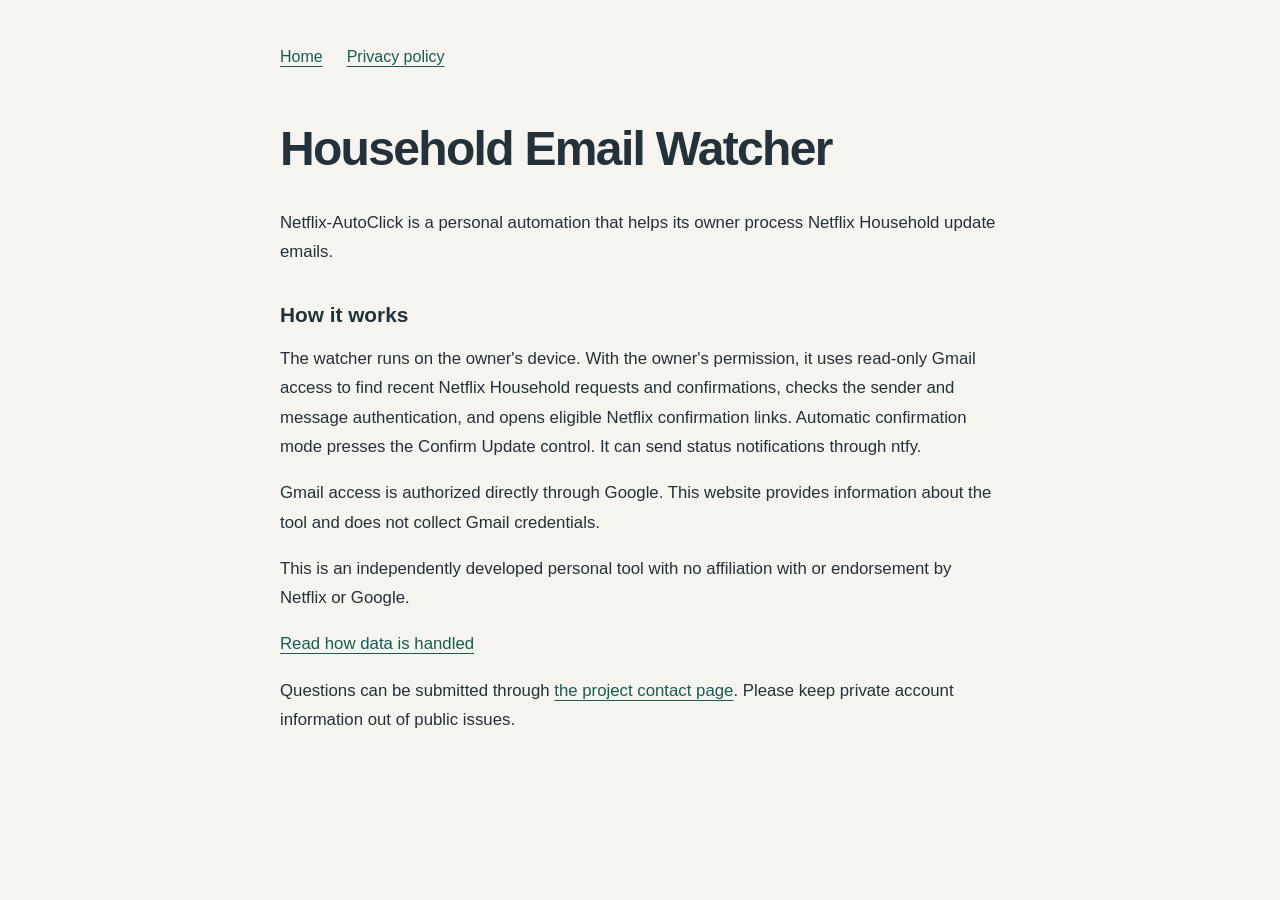
<file: index.html>
<!doctype html>
<html lang="en"><head><meta charset="utf-8"><meta name="viewport" content="width=device-width,initial-scale=1"><title>Netflix-AutoClick | Household Email Watcher</title><link rel="stylesheet" href="style.css"></head>
<body><main><nav><a href="index.html">Home</a><a href="privacy.html">Privacy policy</a></nav>
<h1>Household Email Watcher</h1>
<p>Netflix-AutoClick is a personal automation that helps its owner process Netflix Household update emails.</p>
<h2>How it works</h2>
<p>The watcher runs on the owner's device. With the owner's permission, it uses read-only Gmail access to find recent Netflix Household requests and confirmations, checks the sender and message authentication, and opens eligible Netflix confirmation links. Automatic confirmation mode presses the Confirm Update control. It can send status notifications through ntfy.</p>
<p>Gmail access is authorized directly through Google. This website provides information about the tool and does not collect Gmail credentials.</p>
<p>This is an independently developed personal tool with no affiliation with or endorsement by Netflix or Google.</p>
<p><a href="privacy.html">Read how data is handled</a></p>
<p>Questions can be submitted through <a href="https://github.com/mohamedaatif/household-watcher-info/issues">the project contact page</a>. Please keep private account information out of public issues.</p>
</main></body></html>
</file>
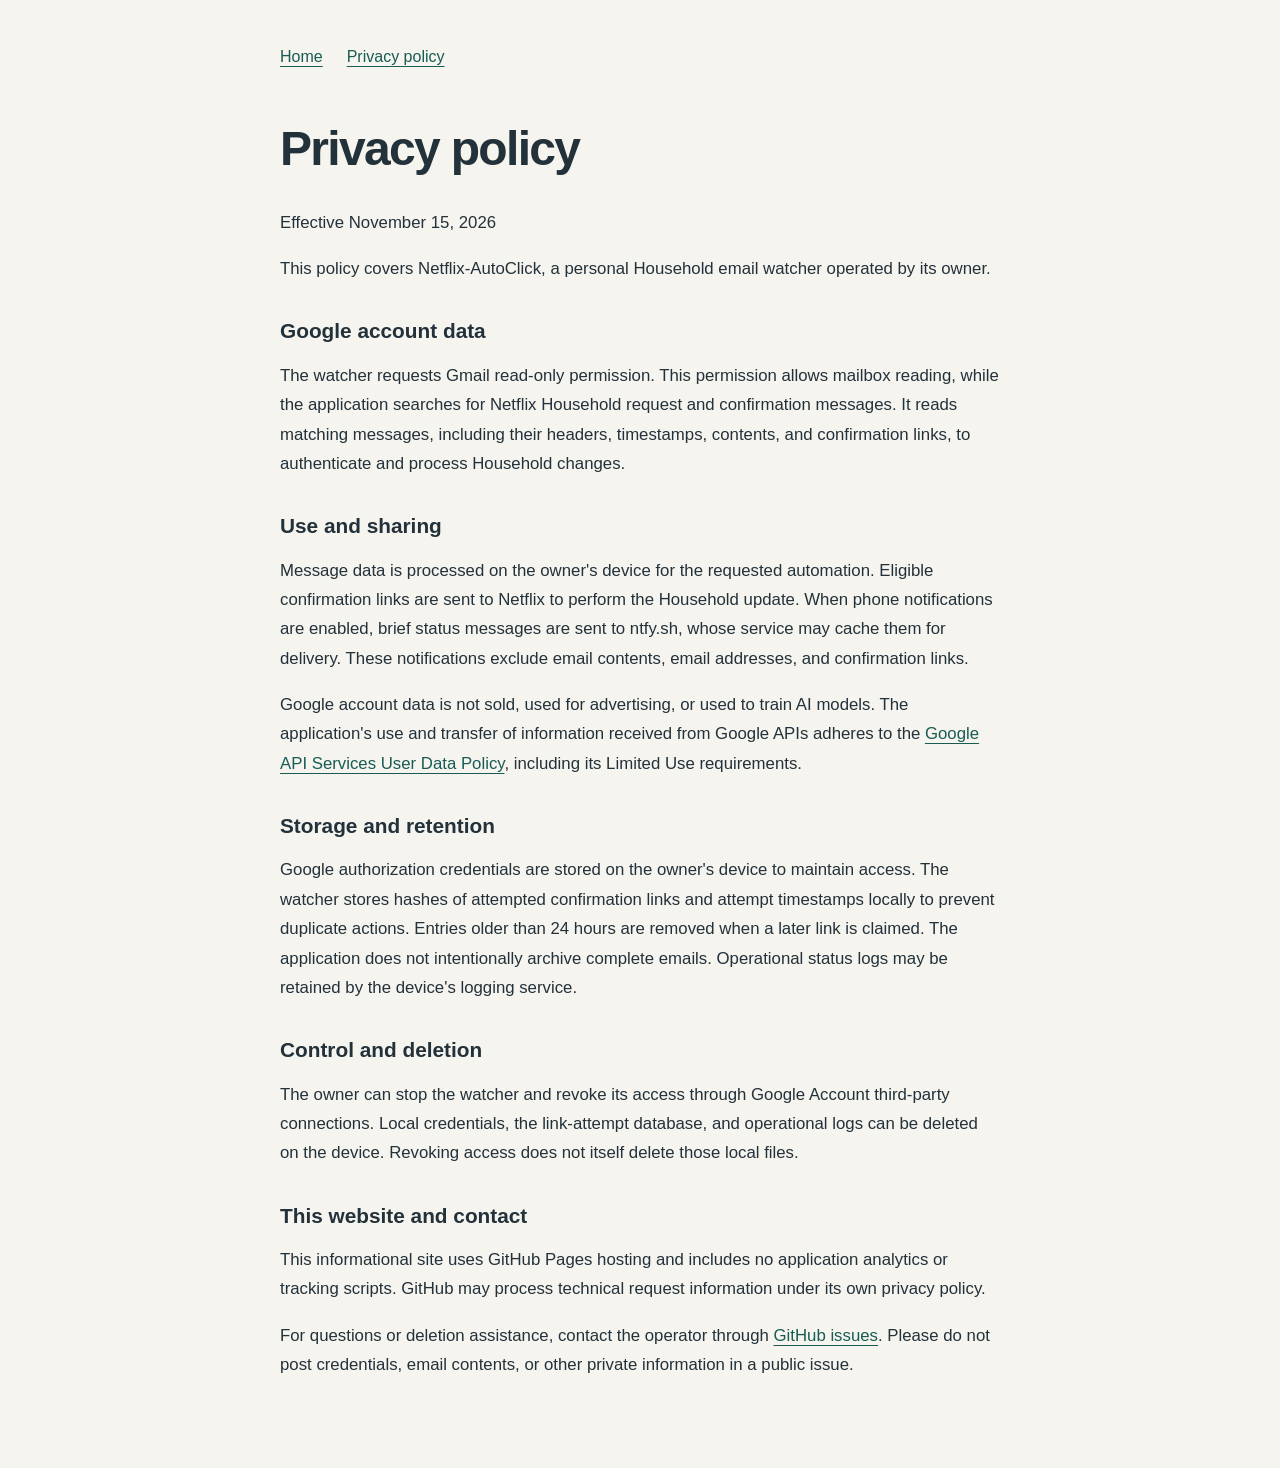
<file: privacy.html>
<!doctype html>
<html lang="en"><head><meta charset="utf-8"><meta name="viewport" content="width=device-width,initial-scale=1"><title>Privacy policy | Netflix-AutoClick</title><link rel="stylesheet" href="style.css"></head>
<body><main><nav><a href="index.html">Home</a><a href="privacy.html" aria-current="page">Privacy policy</a></nav>
<h1>Privacy policy</h1><p>Effective November 15, 2026</p>
<p>This policy covers Netflix-AutoClick, a personal Household email watcher operated by its owner.</p>
<h2>Google account data</h2>
<p>The watcher requests Gmail read-only permission. This permission allows mailbox reading, while the application searches for Netflix Household request and confirmation messages. It reads matching messages, including their headers, timestamps, contents, and confirmation links, to authenticate and process Household changes.</p>
<h2>Use and sharing</h2>
<p>Message data is processed on the owner's device for the requested automation. Eligible confirmation links are sent to Netflix to perform the Household update. When phone notifications are enabled, brief status messages are sent to ntfy.sh, whose service may cache them for delivery. These notifications exclude email contents, email addresses, and confirmation links.</p>
<p>Google account data is not sold, used for advertising, or used to train AI models. The application's use and transfer of information received from Google APIs adheres to the <a href="https://developers.google.com/terms/api-services-user-data-policy">Google API Services User Data Policy</a>, including its Limited Use requirements.</p>
<h2>Storage and retention</h2>
<p>Google authorization credentials are stored on the owner's device to maintain access. The watcher stores hashes of attempted confirmation links and attempt timestamps locally to prevent duplicate actions. Entries older than 24 hours are removed when a later link is claimed. The application does not intentionally archive complete emails. Operational status logs may be retained by the device's logging service.</p>
<h2>Control and deletion</h2>
<p>The owner can stop the watcher and revoke its access through Google Account third-party connections. Local credentials, the link-attempt database, and operational logs can be deleted on the device. Revoking access does not itself delete those local files.</p>
<h2>This website and contact</h2>
<p>This informational site uses GitHub Pages hosting and includes no application analytics or tracking scripts. GitHub may process technical request information under its own privacy policy.</p>
<p>For questions or deletion assistance, contact the operator through <a href="https://github.com/mohamedaatif/household-watcher-info/issues">GitHub issues</a>. Please do not post credentials, email contents, or other private information in a public issue.</p>
</main></body></html>
</file>
<file: style.css>
:root { color-scheme: light; font-family: "Segoe UI", sans-serif; color: #23313a; background: #f5f4ef; }
body { margin: 0; }
main { max-width: 720px; margin: 0 auto; padding: 48px 24px 72px; }
nav { display: flex; gap: 24px; margin-bottom: 56px; }
a { color: #185c53; text-underline-offset: 4px; }
h1 { font-size: clamp(2rem, 6vw, 3rem); line-height: 1.12; letter-spacing: -0.035em; }
h2 { margin-top: 36px; font-size: 1.3rem; }
p { line-height: 1.75; font-size: 1.05rem; }
a:focus-visible { outline: 3px solid #185c53; outline-offset: 4px; }
</file>
